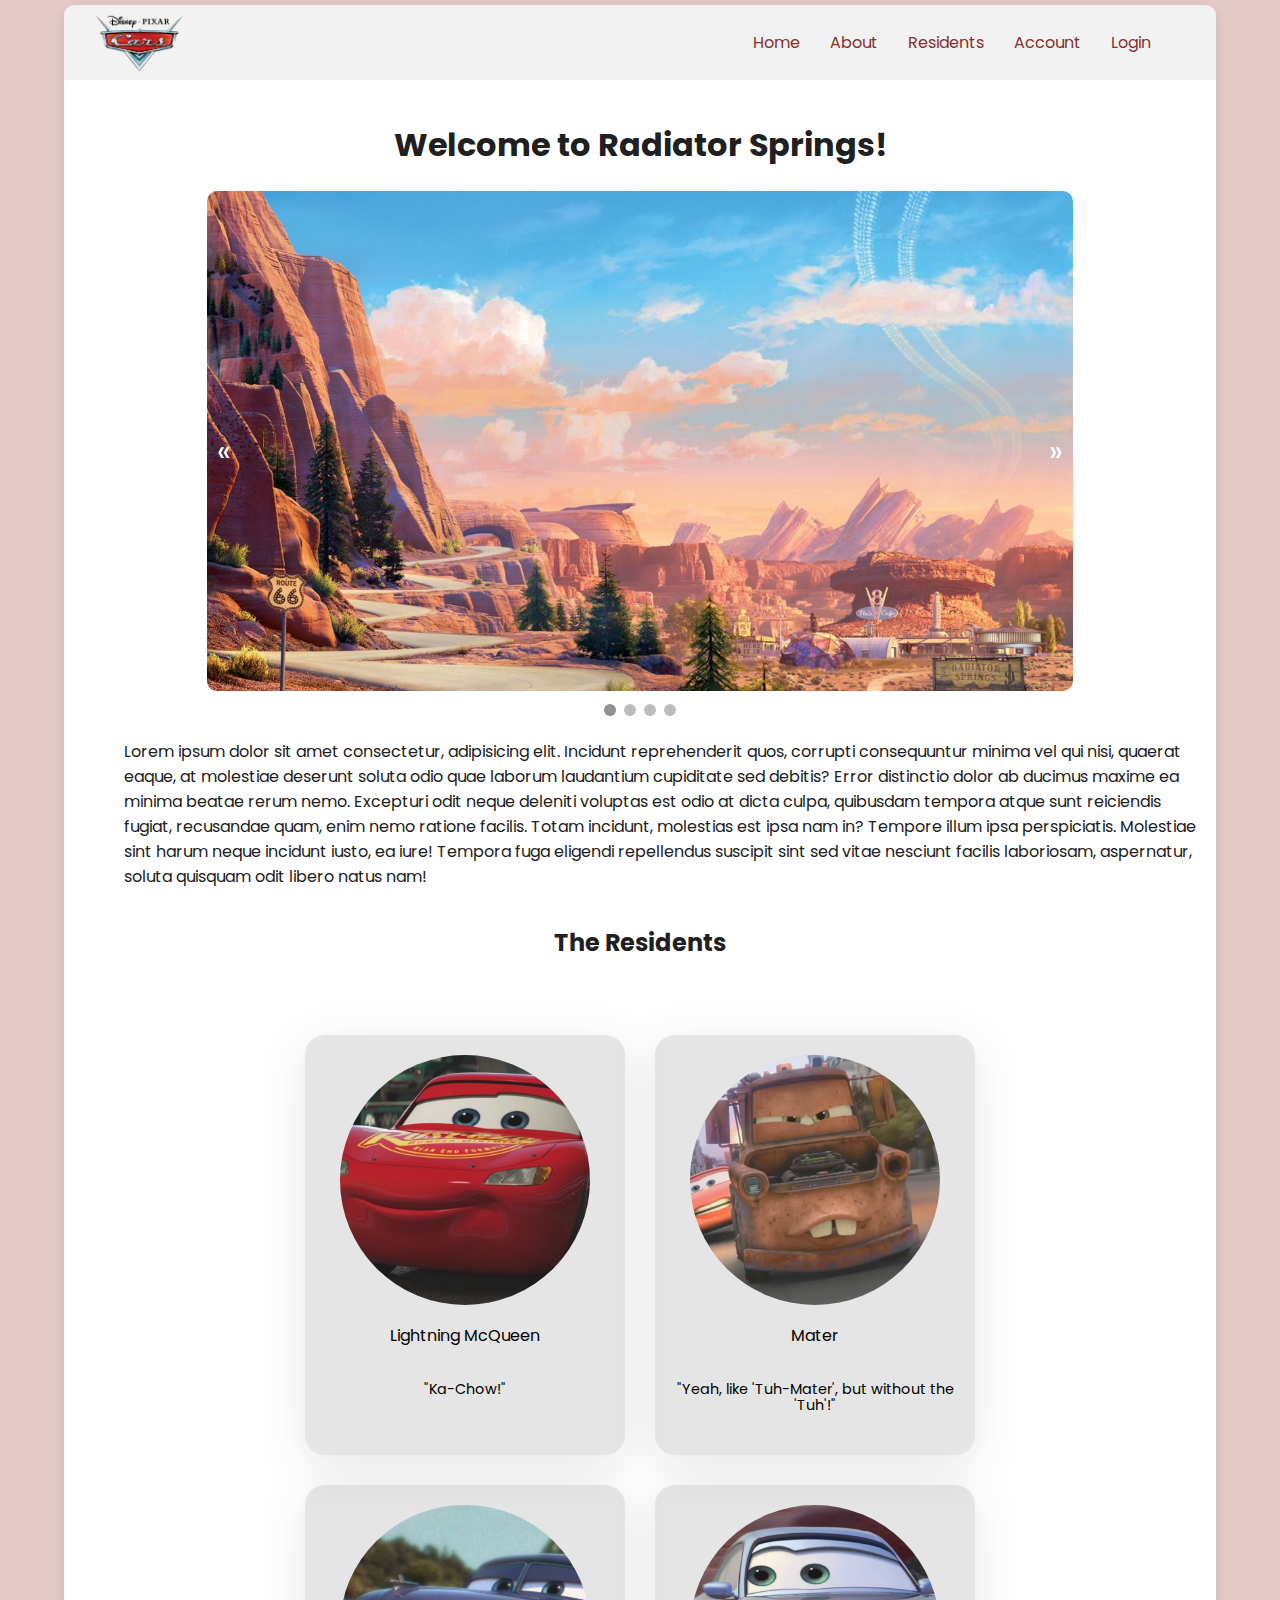
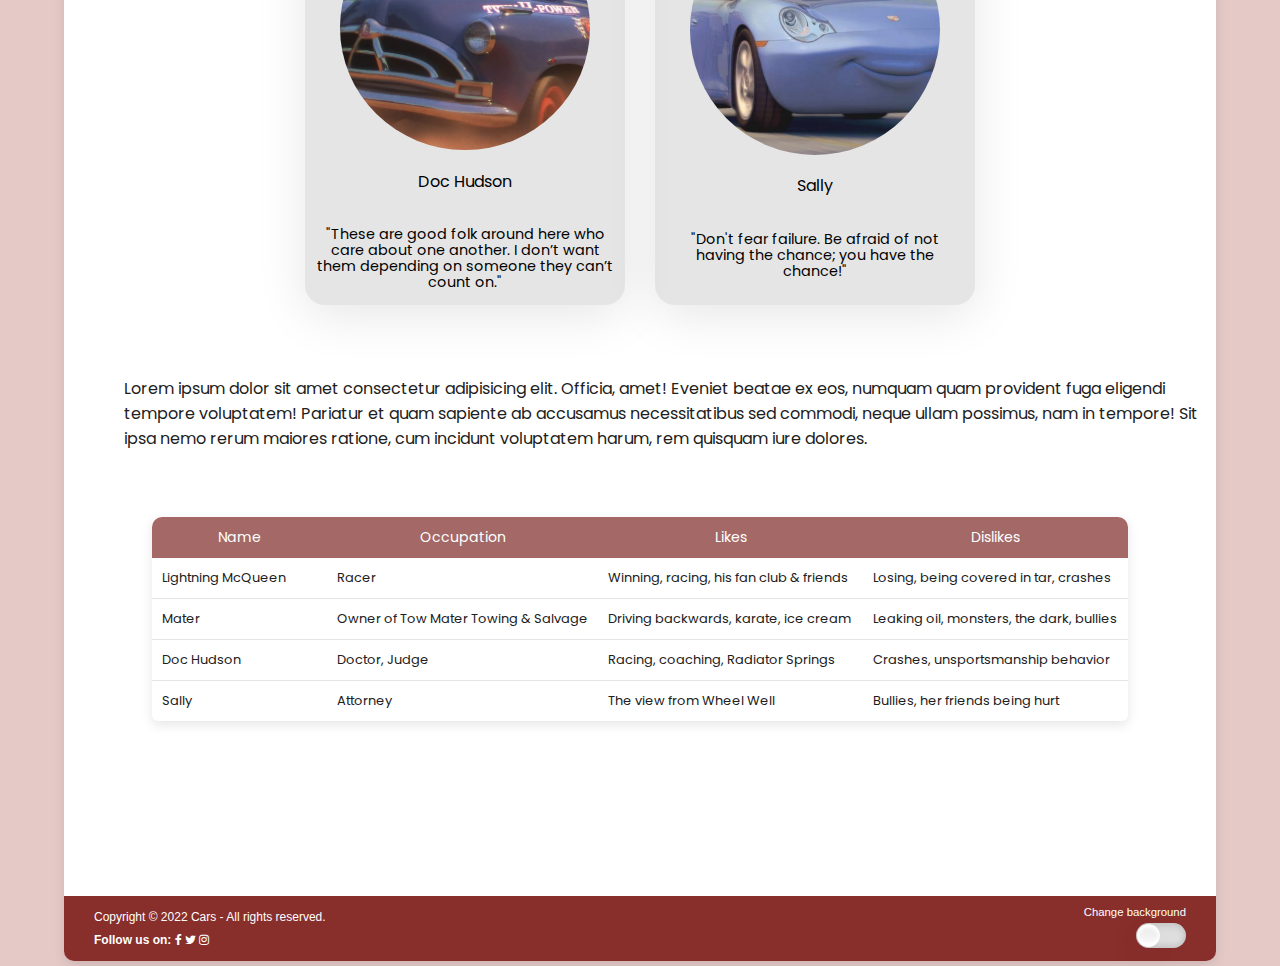
<file: html/home.html>
<!DOCTYPE html>
<html lang="en">
  <head>
    <meta charset="UTF-8" />
    <meta http-equiv="X-UA-Compatible" content="IE=edge" />
    <meta name="viewport" content="width=device-width, initial-scale=1.0" />
    <title>Home</title>
    <link
      rel="stylesheet"
      href="https://cdnjs.cloudflare.com/ajax/libs/font-awesome/4.7.0/css/font-awesome.min.css"
    />
    <link rel="stylesheet" href="../css/home.css" />
    <link rel="stylesheet" href="../css/style.css" />
  </head>
  <body>
    <div class="site-section" id="site-section">
      <header class="header">
        <nav class="nav-bar">
          <a href="home.html" id="navlogo">
            <img src="../images/carslogo.png" alt="text logo" />
          </a>

          <ul class="nav-list">
            <li class="nav-item">
              <a class="nav-link" href="home.html">Home</a>
            </li>

            <li class="nav-item">
              <a class="nav-link" href="">About</a>
            </li>

            <li class="nav-item-hide">
              <a class="nav-link" href="">Residents</a>

              <ul class="nav-dropdown">
                <li><a href="">Lightning McQueen</a></li>
                <li><a href="">Mater</a></li>
                <li><a href="">Doc Hudson</a></li>
                <li><a href="">Sally</a></li>
              </ul>
            </li>

            <li class="nav-item-hide">
              <a class="nav-link" href="">Account</a>
            </li>

            <li class="nav-item">
              <a class="nav-link" href="login.html">Login</a>
            </li>
          </ul>
        </nav>
      </header>

      <main class="main-section">
        <section id="welcome">
          <h1>Welcome to Radiator Springs!</h1>
          <div class="slides-container">
            <div class="slides fade">
              <img src="../images/radiatorsprings.jpg" alt="radiatorsprings" />
            </div>

            <div class="slides fade">
              <img
                src="../images/radiatorsprings3.jpg"
                alt="radiatorsprings3"
              />
            </div>

            <div class="slides fade">
              <img
                src="../images/radiatorspringsnight.jpg"
                alt="radiatorspringsnight"
              />
            </div>

            <div class="slides fade">
              <img
                src="../images/radiatorsprings2.webp"
                alt="radiatorsprings2"
              />
            </div>

            <a class="prev" onclick="changeSlides(-1)">&#171;</a>
            <a class="next" onclick="changeSlides(1)">&#187;</a>
          </div>

          <div class="slide-dots">
            <span class="dot" onclick="currentSlide(1)"></span>
            <span class="dot" onclick="currentSlide(2)"></span>
            <span class="dot" onclick="currentSlide(3)"></span>
            <span class="dot" onclick="currentSlide(4)"></span>
          </div>

          <p>
            Lorem ipsum dolor sit amet consectetur, adipisicing elit. Incidunt
            reprehenderit quos, corrupti consequuntur minima vel qui nisi,
            quaerat eaque, at molestiae deserunt soluta odio quae laborum
            laudantium cupiditate sed debitis? Error distinctio dolor ab ducimus
            maxime ea minima beatae rerum nemo. Excepturi odit neque deleniti
            voluptas est odio at dicta culpa, quibusdam tempora atque sunt
            reiciendis fugiat, recusandae quam, enim nemo ratione facilis. Totam
            incidunt, molestias est ipsa nam in? Tempore illum ipsa
            perspiciatis. Molestiae sint harum neque incidunt iusto, ea iure!
            Tempora fuga eligendi repellendus suscipit sint sed vitae nesciunt
            facilis laboriosam, aspernatur, soluta quisquam odit libero natus
            nam!
          </p>
        </section>

        <section id="characters">
          <h2>The Residents</h2>

          <div class="characters-container">
            <a href="">
              <div class="characterprofile">
                <img src="../images/mcqueen.webp" alt="mcqueen" />
                <h4>Lightning McQueen</h4>
                <p>"Ka-Chow!"</p>
              </div></a
            >
            <a href="">
              <div class="characterprofile">
                <img src="../images/mater2.webp" alt="mater" />
                <h4>Mater</h4>
                <p>"Yeah, like 'Tuh-Mater', but without the 'Tuh'!"</p>
              </div></a
            >
            <a href="">
              <div class="characterprofile">
                <img src="../images/doc.webp" alt="doc" />
                <h4>Doc Hudson</h4>
                <p>
                  "These are good folk around here who care about one another. I
                  don’t want them depending on someone they can’t count on."
                </p>
              </div></a
            >
            <a href="">
              <div class="characterprofile">
                <img src="../images/sally.jpg" alt="sally" />
                <h4>Sally</h4>
                <p>
                  "Don't fear failure. Be afraid of not having the chance; you
                  have the chance!"
                </p>
              </div></a
            >
          </div>

          <p>
            Lorem ipsum dolor sit amet consectetur adipisicing elit. Officia,
            amet! Eveniet beatae ex eos, numquam quam provident fuga eligendi
            tempore voluptatem! Pariatur et quam sapiente ab accusamus
            necessitatibus sed commodi, neque ullam possimus, nam in tempore!
            Sit ipsa nemo rerum maiores ratione, cum incidunt voluptatem harum,
            rem quisquam iure dolores.
          </p>

          <div id="table-div">
            <div id="table-container">
              <table id="residents-table">
                <tr>
                  <th>Name</th>
                  <th>Occupation</th>
                  <th>Likes</th>
                  <th>Dislikes</th>
                </tr>
                <tr>
                  <td>Lightning McQueen</td>
                  <td>Racer</td>
                  <td>Winning, racing, his fan club & friends</td>
                  <td>Losing, being covered in tar, crashes</td>
                </tr>
                <tr>
                  <td>Mater</td>
                  <td>Owner of Tow Mater Towing & Salvage</td>
                  <td>Driving backwards, karate, ice cream</td>
                  <td>Leaking oil, monsters, the dark, bullies</td>
                </tr>
                <tr>
                  <td>Doc Hudson</td>
                  <td>Doctor, Judge</td>
                  <td>Racing, coaching, Radiator Springs</td>
                  <td>Crashes, unsportsmanship behavior</td>
                </tr>
                <tr>
                  <td>Sally</td>
                  <td>Attorney</td>
                  <td>The view from Wheel Well</td>
                  <td>Bullies, her friends being hurt</td>
                </tr>
              </table>
            </div>
          </div>
        </section>
      </main>

      <footer class="footer">
        <div class="socials">
          <p id="footer-info">
            Copyright &copy; 2022 Cars - All rights reserved.
          </p>
          <strong>Follow us on: </strong>
          <a href="https://www.facebook.com" class="fa fa-facebook"></a>
          <a href="https://www.twitter.com" class="fa fa-twitter"></a>
          <a href="https://www.instagram.com" class="fa fa-instagram"></a>
        </div>

        <div class="theme-container">
          <p>Change background</p>
          <div id="theme-toggle">
            <i class="indicator"></i>
          </div>
        </div>
      </footer>
    </div>
    <script src="../js/slides.js"></script>
    <script src="../js/themetoggle.js"></script>
  </body>
</html>
</file>
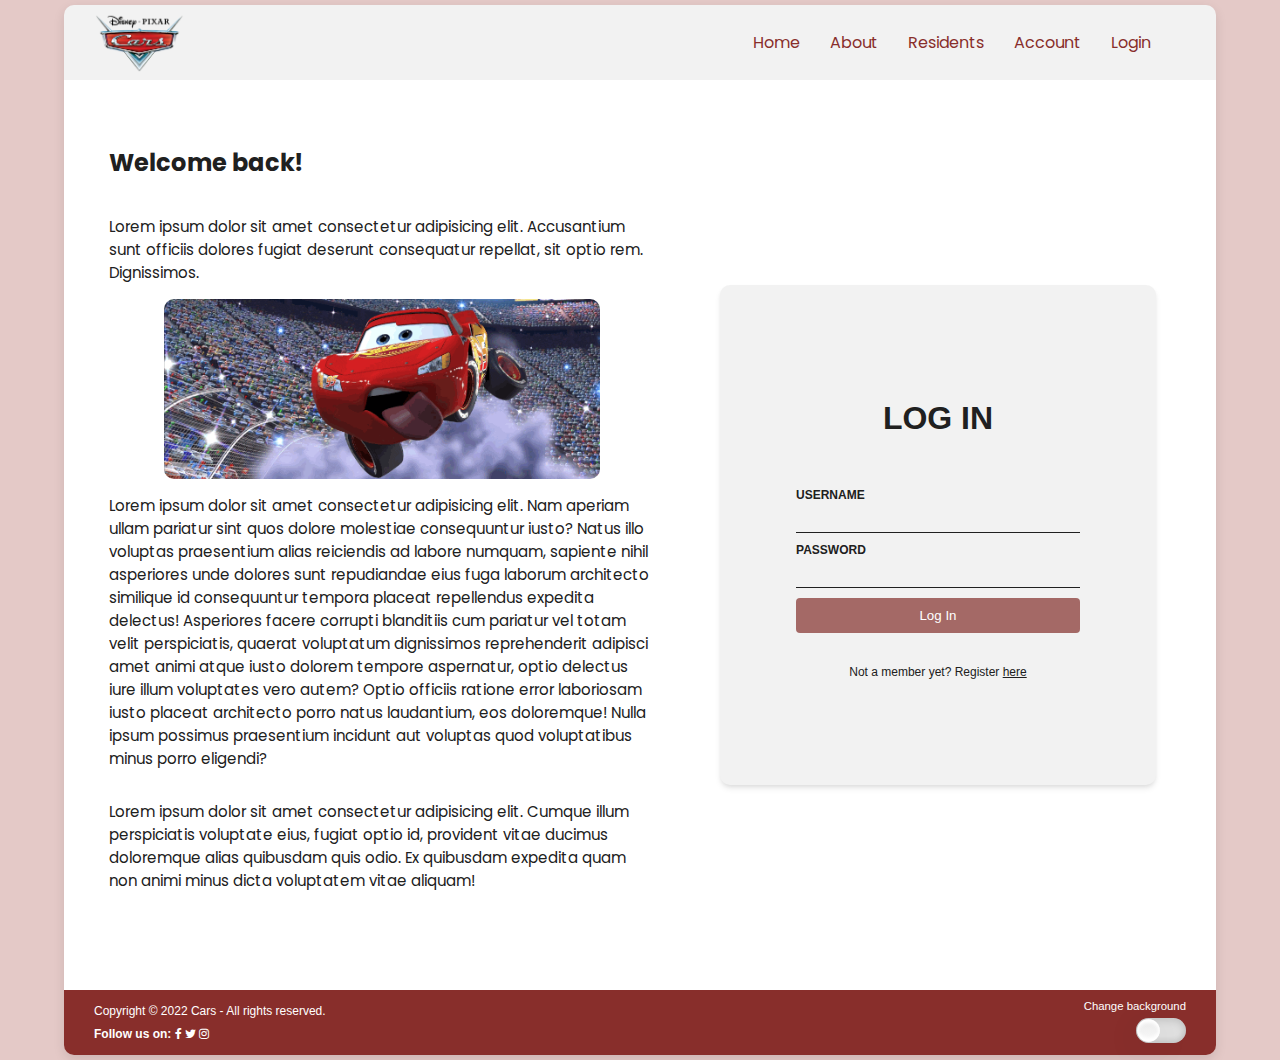
<file: html/login.html>
<!DOCTYPE html>
<html lang="en">
  <head>
    <meta charset="UTF-8" />
    <meta http-equiv="X-UA-Compatible" content="IE=edge" />
    <meta name="viewport" content="width=device-width, initial-scale=1.0" />
    <title>Login</title>
    <link
      rel="stylesheet"
      href="https://cdnjs.cloudflare.com/ajax/libs/font-awesome/4.7.0/css/font-awesome.min.css"
    />
    <link rel="stylesheet" href="../css/style.css" />
    <link rel="stylesheet" href="../css/login.css" />
  </head>
  <body>
    <div class="site-section" id="site-section">
      <header class="header">
        <nav class="nav-bar">
          <a href="home.html" id="navlogo">
            <img src="../images/carslogo.png" alt="text logo" />
          </a>

          <ul class="nav-list">
            <li class="nav-item">
              <a class="nav-link" href="home.html">Home</a>
            </li>

            <li class="nav-item">
              <a class="nav-link" href="">About</a>
            </li>

            <li class="nav-item-hide">
              <a class="nav-link" href="">Residents</a>

              <ul class="nav-dropdown">
                <li><a href="">Lightning McQueen</a></li>
                <li><a href="">Mater</a></li>
                <li><a href="">Doc Hudson</a></li>
                <li><a href="">Sally</a></li>
              </ul>
            </li>

            <li class="nav-item-hide">
              <a class="nav-link" href="">Account</a>
            </li>

            <li class="nav-item">
              <a class="nav-link" href="login.html">Login</a>
            </li>
          </ul>
        </nav>
      </header>

      <main class="main-section">
        <div id="left-content">
          <h2>Welcome back!</h2>

          <p>
            Lorem ipsum dolor sit amet consectetur adipisicing elit. Accusantium
            sunt officiis dolores fugiat deserunt consequatur repellat, sit
            optio rem. Dignissimos.
          </p>

          <style type = text/css>
            #left-content p {font-size: 0.94em;}
            </style>

          <img src="../images/mcqueen2.gif" />

          <p>
            Lorem ipsum dolor sit amet consectetur adipisicing elit. Nam aperiam
            ullam pariatur sint quos dolore molestiae consequuntur iusto? Natus
            illo voluptas praesentium alias reiciendis ad labore numquam,
            sapiente nihil asperiores unde dolores sunt repudiandae eius fuga
            laborum architecto similique id consequuntur tempora placeat
            repellendus expedita delectus! Asperiores facere corrupti blanditiis
            cum pariatur vel totam velit perspiciatis, quaerat voluptatum
            dignissimos reprehenderit adipisci amet animi atque iusto dolorem
            tempore aspernatur, optio delectus iure illum voluptates vero autem?
            Optio officiis ratione error laboriosam iusto placeat architecto
            porro natus laudantium, eos doloremque! Nulla ipsum possimus
            praesentium incidunt aut voluptas quod voluptatibus minus porro
            eligendi?
          </p>

          <p>
            Lorem ipsum dolor sit amet consectetur adipisicing elit. Cumque
            illum perspiciatis voluptate eius, fugiat optio id, provident vitae
            ducimus doloremque alias quibusdam quis odio. Ex quibusdam expedita
            quam non animi minus dicta voluptatem vitae aliquam!
          </p>
        </div>

        <div id="login">
          <div id="login-container">
            <h1>Log in</h1>

            <form id="form" action="home.html">
              <div class="input-form">
                <label for="username">Username</label>
                <input id="username" name="username" type="text" />
                <div class="error"></div>
              </div>
              <div class="input-form">
                <label for="password">Password</label>
                <input id="password" name="password" type="password" />
                <div class="error"></div>
              </div>

              <button type="submit">log in</button>
            </form>
            <p>Not a member yet? Register <a href="register.html">here</a></p>
          </div>
        </div>
      </main>

      <footer class="footer">
        <div class="socials">
          <p id="footer-info">
            Copyright &copy; 2022 Cars - All rights reserved.
          </p>
          <strong>Follow us on: </strong>
          <a href="https://www.facebook.com" class="fa fa-facebook"></a>
          <a href="https://www.twitter.com" class="fa fa-twitter"></a>
          <a href="https://www.instagram.com" class="fa fa-instagram"></a>
        </div>

        <div class="theme-container">
          <p>Change background</p>
          <div id="theme-toggle">
            <i class="indicator"></i>
          </div>
        </div>
      </footer>
    </div>

    <script src="../js/themetoggle.js"></script>
  </body>
</html>
</file>
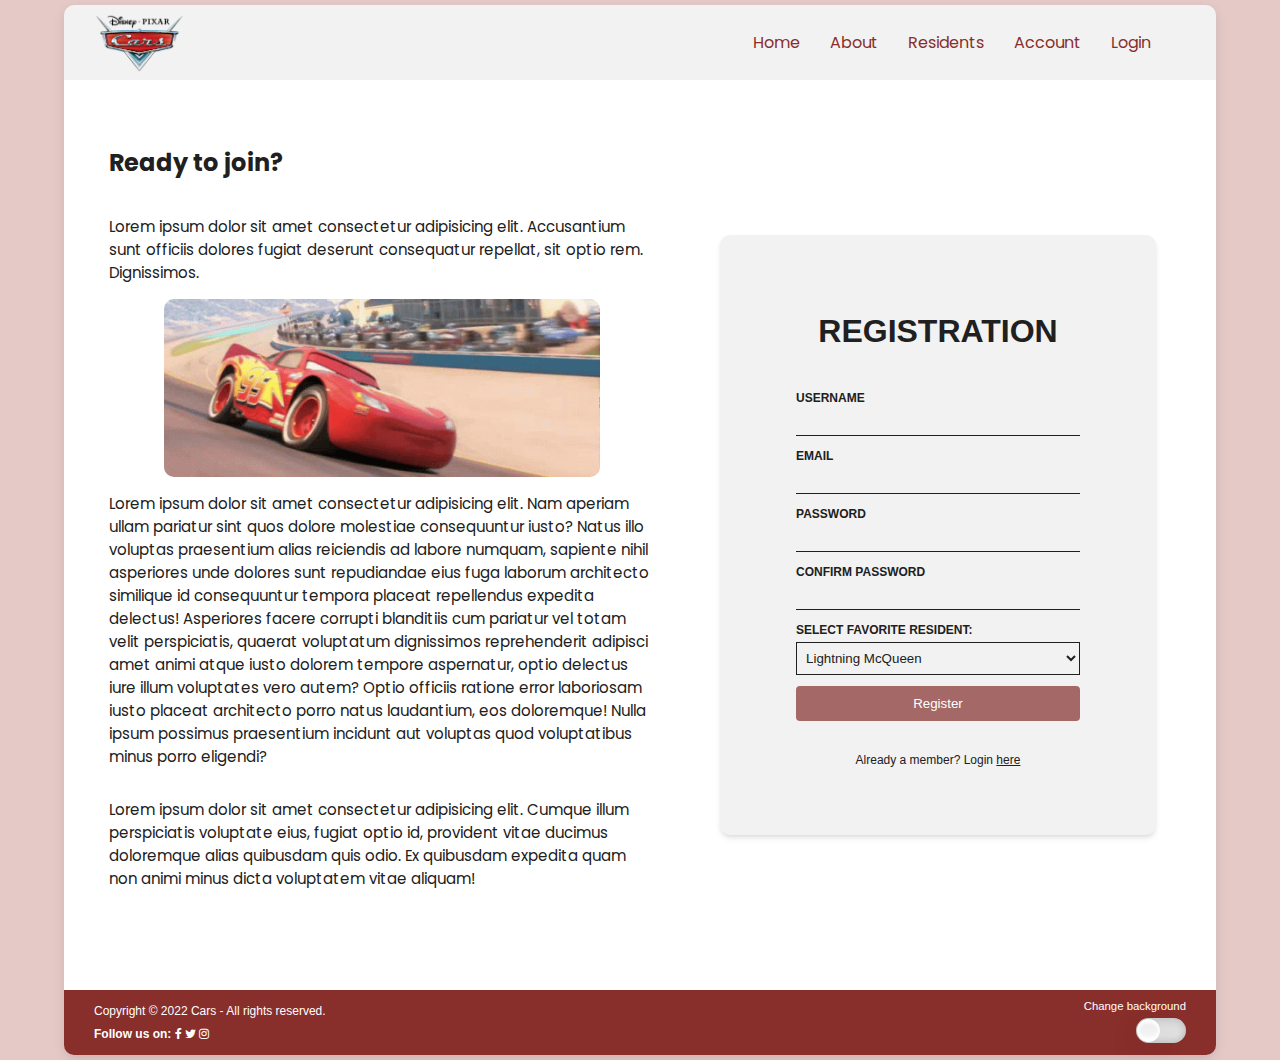
<file: html/register.html>
<!DOCTYPE html>
<html lang="en">
  <head>
    <meta charset="UTF-8" />
    <meta http-equiv="X-UA-Compatible" content="IE=edge" />
    <meta name="viewport" content="width=device-width, initial-scale=1.0" />
    <title>Register</title>
    <link
      rel="stylesheet"
      href="https://cdnjs.cloudflare.com/ajax/libs/font-awesome/4.7.0/css/font-awesome.min.css"
    />
    <link rel="stylesheet" href="../css/register.css" />
    <link rel="stylesheet" href="../css/style.css" />
  </head>
  <body>
    <div class="site-section" id="site-section">
      <header class="header">
        <nav class="nav-bar">
          <a href="home.html" id="navlogo">
            <img src="../images/carslogo.png" alt="text logo" />
          </a>

          <ul class="nav-list">
            <li class="nav-item">
              <a class="nav-link" href="home.html">Home</a>
            </li>

            <li class="nav-item">
              <a class="nav-link" href="">About</a>
            </li>

            <li class="nav-item-hide">
              <a class="nav-link" href="">Residents</a>

              <ul class="nav-dropdown">
                <li><a href="">Lightning McQueen</a></li>
                <li><a href="">Mater</a></li>
                <li><a href="">Doc Hudson</a></li>
                <li><a href="">Sally</a></li>
              </ul>
            </li>

            <li class="nav-item-hide">
              <a class="nav-link" href="">Account</a>
            </li>

            <li class="nav-item">
              <a class="nav-link" href="login.html">Login</a>
            </li>
          </ul>
        </nav>
      </header>

      <main class="main-section">
        <div id="left-content">
          <h2>Ready to join?</h2>

          <p style="font-size: 0.94em;">
            Lorem ipsum dolor sit amet consectetur adipisicing elit. Accusantium
            sunt officiis dolores fugiat deserunt consequatur repellat, sit
            optio rem. Dignissimos.
          </p>

          <img src="../images/mcqueen.gif" />

          <p>
            Lorem ipsum dolor sit amet consectetur adipisicing elit. Nam aperiam
            ullam pariatur sint quos dolore molestiae consequuntur iusto? Natus
            illo voluptas praesentium alias reiciendis ad labore numquam,
            sapiente nihil asperiores unde dolores sunt repudiandae eius fuga
            laborum architecto similique id consequuntur tempora placeat
            repellendus expedita delectus! Asperiores facere corrupti blanditiis
            cum pariatur vel totam velit perspiciatis, quaerat voluptatum
            dignissimos reprehenderit adipisci amet animi atque iusto dolorem
            tempore aspernatur, optio delectus iure illum voluptates vero autem?
            Optio officiis ratione error laboriosam iusto placeat architecto
            porro natus laudantium, eos doloremque! Nulla ipsum possimus
            praesentium incidunt aut voluptas quod voluptatibus minus porro
            eligendi?
          </p>

          <p>
            Lorem ipsum dolor sit amet consectetur adipisicing elit. Cumque
            illum perspiciatis voluptate eius, fugiat optio id, provident vitae
            ducimus doloremque alias quibusdam quis odio. Ex quibusdam expedita
            quam non animi minus dicta voluptatem vitae aliquam!
          </p>
        </div>

        <div id="register">
          <div id="register-container">
            <h1>Registration</h1>

            <form id="register-form" action="home.html">
              <div class="input-form">
                <label for="username">Username</label>
                <input id="username" name="username" type="text" />
                <div class="error"></div>
              </div>
              <div class="input-form">
                <label for="email">Email</label>
                <input id="email" name="email" type="text" />
                <div class="error"></div>
              </div>
              <div class="input-form">
                <label for="password">Password</label>
                <input id="password" name="password" type="password" />
                <div class="error"></div>
              </div>
              <div class="input-form">
                <label for="password-confirm">Confirm Password</label>
                <input
                  id="password-confirm"
                  name="password-confirm"
                  type="password"
                />
                <div class="error"></div>
              </div>

              <div class="input-form">
                <label for="resident-select">Select favorite resident:</label>
                <select name="resident" id="resident-select">
                  <option value="mcqueen" selected>Lightning McQueen</option>
                  <option value="mater">Mater</option>
                  <option value="doc">Doc Hudson</option>
                  <option value="sally">Sally</option>
                </select>
              </div>

              <button type="submit">Register</button>
            </form>
            <p>Already a member? Login <a href="login.html">here</a></p>
          </div>
        </div>
      </main>

      <footer class="footer">
        <div class="socials">
          <p id="footer-info">
            Copyright &copy; 2022 Cars - All rights reserved.
          </p>
          <strong>Follow us on: </strong>
          <a href="https://www.facebook.com" class="fa fa-facebook"></a>
          <a href="https://www.twitter.com" class="fa fa-twitter"></a>
          <a href="https://www.instagram.com" class="fa fa-instagram"></a>
        </div>

        <div class="theme-container">
          <p>Change background</p>
          <div id="theme-toggle">
            <i class="indicator"></i>
          </div>
        </div>
      </footer>
    </div>
    <script src="../js/registervalidation.js"></script>
    <script src="../js/themetoggle.js"></script>
  </body>
</html>
</file>
<file: css/home.css>
.main-section {
  display: flex;
  flex-direction: column;
  padding: 20px 35px 150px 35px;
  font-family: "Poppins", sans-serif;
}

.main-section p {
  padding: 0px 25px 0px 25px;
  width: 100%;
}

#welcome h1 {
  text-align: center;
}

.slides-container {
  max-width: 80%;
  position: relative;
  margin: auto;
}

.slides-container img {
  max-height: 500px;
  width: 100%;
  object-fit: cover;
  object-position: 100% 80%;
  border-radius: 10px;
}

.slides {
  display: none;
}

.prev,
.next {
  cursor: pointer;
  position: absolute;
  width: auto;
  top: 50%;
  margin-top: -25px;
  padding: 10px;
  color: white;
  font-size: 30px;
  transition: 0.5s ease;
}

.prev {
  border-radius: 0 10px 10px 0;
  padding-right: 15px;
}

.next {
  right: 0;
  border-radius: 10px 0 0 10px;
  padding-left: 15px;
}

.prev:hover,
.next:hover {
  background-color: rgba(0, 0, 0, 0.45);
}

.slide-dots {
  text-align: center;
}

.dot {
  cursor: pointer;
  height: 12px;
  width: 12px;
  margin: 0 2px;
  background-color: #bcbcbc;
  border-radius: 50%;
  display: inline-block;
  transition: background-color 0.4s ease;
}

.active,
.dot:hover {
  background-color: #919191;
}

.fade {
  animation-name: fade;
  animation-duration: 0.75s;
}

@keyframes fade {
  from {
    opacity: 0.4;
  }
  to {
    opacity: 1;
  }
}

#characters h2 {
  text-align: center;
}

#characters a {
  text-decoration: none;
  color: black;
}

.characters-container {
  display: flex;
  justify-content: center;
  padding: 40px;
  flex-wrap: wrap;
}

.characterprofile {
  background-color: rgba(0, 0, 0, 0.1);
  margin: 15px;
  border-radius: 20px;
  display: flex;
  align-items: center;
  flex-direction: column;
  width: 300px;
  height: 400px;
  padding-top: 20px;
  padding-left: 10px;
  padding-right: 10px;
  box-shadow: rgba(0, 0, 0, 0.1) 0px 10px 50px;
}

.characterprofile:hover {
  transform: scale(0.96, 0.96);
  transition: 200ms linear;
  box-shadow: none;
}

.characterprofile:hover img {
  opacity: 100%;
  transition: 300ms linear;
}

.characterprofile h4 {
  font-weight: normal;
  line-height: 1.19em;
}

.characterprofile p {
  font-size: 0.9em;
  text-align: center;
  line-height: 16px;
}

.characterprofile img {
  border-radius: 50%;
  width: 250px;
  height: 250px;
  object-fit: cover;
  object-position: 35% 50%;
  opacity: 90%;
}

#table-div {
  display: flex;
  justify-content: center;

}

#table-container {
  display: block;
  overflow-x: auto;
  padding: 25px;

}

#residents-table {
  margin-top: 25px;
  table-layout: fixed;
  border-collapse: separate;
  border-spacing: 0;
  border-radius: 6px;
  box-shadow: rgba(0, 0, 0, 0.1) 0px 4px 12px;
  cursor: default;
}

#residents-table th:first-of-type {
  border-top-left-radius: 10px;
}

#residents-table th:last-of-type {
  border-top-right-radius: 10px;
}

#residents-table tr:last-of-type td:first-of-type {
  border-bottom-left-radius: 10px;
}

#residents-table tr:last-of-type td:last-of-type {
  border-bottom-right-radius: 10px;
}

#residents-table th {
  font-size: 0.88em;
  font-weight: normal;
  background-color: var(--fifth-color);
  color: white;
  padding: 10px 10px 10px 10px;
}

#residents-table td {
  background-color: rgba(255, 255, 255, 0.9);
  font-size: 0.81em;
  padding: 10px 10px 10px 10px;
  color: #202020;
  border-bottom: 1px solid rgba(0, 0, 0, 0.1);
}

#residents-table tr:last-child td {
  border: none;
}

#residents-table tr:hover td {
  background-color: rgba(0, 0, 0, 0.05);
  color: #000000;
}

#residents-table td:nth-of-type(1) {
  min-width: 155px;
}

#residents-table td:nth-of-type(2) {
  min-width: 250px;
}

#residents-table td:nth-of-type(3) {
  min-width: 245px;
}

#residents-table td:nth-of-type(4) {
  min-width: 245px;
}

@media screen and (max-width: 720px) {
  .characters-container {
    display: flex;
    justify-content: center;
    padding: 40px;
    flex-wrap: wrap;
  }

  .characterprofile {
    width: 200px;
    height: 267px;
    padding-top: 20px;
  }

  .characters-container img {
    width: 167px;
    height: 167px;
  }

  .characterprofile h4 {
    font-size: 0.81em;
    line-height: 0px;
  }

  .characterprofile p {
    font-size: 0.75em;
    line-height: 13px;
  }

  #residents-table td {
    font-size: 0.75em;
    padding-left: 5px;
    padding-right: 5px;
  }
}
</file>
<file: css/style.css>
@import url(https://fonts.googleapis.com/css?family=Poppins&display=swap);

:root {
  --text-color: #202020;
  --bg-color: #e4c9c7;
  --first-color: #ffffff;
  --second-color: #f2f2f2;
  --third-color: #eb5054;
  --fourth-color: #882e2b;
  --fifth-color: #a46966;

  --sbg-color: #cce7ed;
}

body {
  margin: 5px;
  width: auto;
  background-color: var(--bg-color);
  display: flex;
  justify-content: center;
}

body.toggle {
  background-color: var(--sbg-color);
}

.site-section {
  display: grid;
  grid-template-columns: 2fr 1.5fr;
  grid-template-rows: 75px 1fr 65px;
  grid-template-areas:
    "header header"
    "main main"
    "footer footer";
  width: 90vw;
  box-shadow: rgba(0, 0, 0, 0.1) 0px 4px 12px;
  border-radius: 10px;
  color: var(--text-color);
}

.header {
  grid-area: header;
  background-color: var(--second-color);
  border-top-right-radius: 10px;
  border-top-left-radius: 10px;
  font-family: "Poppins", sans-serif;
}

.nav-bar {
  display: flex;
  justify-content: space-between;
  align-items: center;
  height: 100%;
  padding-right: 50px;
}

.nav-bar a {
  display: block;
  text-decoration: none;
}

#navlogo {
  padding-left: 30px;
  display: inline-block;
}

#navlogo img {
  width: 90px;
  vertical-align: middle;
}

#navlogo:hover {
  opacity: 55%;
  transition: 0.5s;
}

.nav-list {
  display: flex;
  list-style: none;
  z-index: 1;
}

.nav-link {
  display: inline-block;
  color: var(--fourth-color);
  text-transform: capitalize;
  font-size: 16px;
  padding: 10px 15px;
  position: relative;
}

.nav-link:hover {
  display: inline-block;
  color: var(--third-color);
  transition: 0.3s;
}

.nav-bar ul ul li {
  width: 170px;
  display: list-item;
  position: relative;
  background: var(--second-color);
  padding: 10px;
}

.nav-bar ul ul li a {
  color: var(--fourth-color);
}

.nav-bar ul ul li a:hover {
  color: var(--third-color);
  transition: 0.3s;
}

.nav-dropdown {
  display: none;
  position: absolute;
  top: 65px;
  list-style: none;
  padding: 10px 15px;
}

.nav-bar ul li:hover .nav-dropdown {
  display: inherit;
}

.main-section {
  grid-area: main;
  background-color: var(--first-color);
}

.footer {
  grid-area: footer;
  background-color: var(--fourth-color);
  padding-left: 30px;
  padding-right: 30px;
  border-bottom-right-radius: 10px;
  border-bottom-left-radius: 10px;
  display: flex;
  flex-direction: row;
  justify-content: space-between;
  font-family: Arial, Helvetica, sans-serif;
  color: #ffffff;
}

.footer a {
  text-decoration: none;
  color: var(--first-color);
}

.footer a:hover {
  color: var(--fifth-color);
  transition: 0.3s;
}

.socials {
  padding-top: 5px;
  line-height: 9px;
  font-size: 0.75em;
}

.theme-container {
  display: flex;
  flex-direction: column;
  margin: 0;
  padding-top: 5px;
  line-height: 0px;
  align-items: flex-end;
  font-size: 0.71em;
}

#theme-toggle {
  display: flex;
  justify-content: flex-end;
  position: relative;
  display: block;
  width: 50px;
  height: 25px;
  border-radius: 25px;
  transition: 0.5s;
  cursor: pointer;
  background: white;
  box-shadow: inset 0 2px 60px rgba(0, 0, 0, 0.15),
    inset 0 2px 8px rgba(0, 0, 0, 0.15), inset 0 -4px 4px rgba(0, 0, 0, 0.05);
}

#theme-toggle.toggle {
  background: white;
  box-shadow: inset 0 2px 60px rgba(0, 0, 0, 0.15),
    inset 0 2px 8px rgba(0, 0, 0, 0.15), inset 0 -4px 4px rgba(0, 0, 0, 0.05);
}

#theme-toggle .indicator {
  position: absolute;
  top: 0;
  left: 0;
  width: 25px;
  height: 25px;
  border-radius: 50%;
  transform: scale(0.9);
  transition: 0.5s;
  background: linear-gradient(to bottom, #eaeaea, #f9f9f9);
  box-shadow: 0 8px 40px rgba(0, 0, 0, 0.1),
    inset 0 4px 4px rgba(255, 255, 255, 1),
    inset 0 -4px 4px rgba(255, 255, 255, 1);
}

#theme-toggle.toggle .indicator {
  left: 25px;
  background: linear-gradient(to bottom, #eaeaea, #f9f9f9);
  box-shadow: 0 8px 40px rgba(0, 0, 0, 0.1),
    inset 0 4px 4px rgba(255, 255, 255, 1),
    inset 0 -4px 4px rgba(255, 255, 255, 1);
}

/* media */

@media screen and (max-width: 700px) {
  .nav-item-hide {
    display: none;
  }

  #navlogo img {
    width: 70px;
  }
}

@media screen and (max-width: 800px) {
  #navlogo img {
    width: 70px;
  }

  .nav-bar {
    padding-right: 20px;
  }
}
</file>
<file: css/login.css>
.main-section {
  display: flex;
  flex-direction: row;
  padding: 5px;
  min-height: 900px;
}

#left-content {
  margin-top: 30px;
  display: flex;
  flex-direction: column;
  width: 50%;
  padding: 10px;
  padding-left: 40px;
  font-family: "Poppins", sans-serif;
}

#left-content img {
  align-self: center;
  border-radius: 10px;
  width: 80%;
}

/* added this into the HTML to achieve the internal CSS requirement */
#left-content p {
  font-size: 0.94em;
} 

#login {
  display: flex;
  width: 50%;
  align-items: center;
  justify-content: center;
  font-family: Arial, Helvetica, sans-serif;
}

#login-container {
  display: flex;
  flex-direction: column;
  background-color: var(--second-color);
  align-items: center;
  justify-content: center;
  width: 80%;
  height: 500px;
  border-radius: 10px;
  box-shadow: rgba(0, 0, 0, 0.1) 0px 4px 6px -1px,
    rgba(0, 0, 0, 0.06) 0px 2px 4px -1px;
}

#login-container h1 {
  text-align: center;
  text-transform: uppercase;
  color: var(--text-color);
}

#login-container p {
  font-size: 0.75em;
  color: var(--text-color);
}

#login-container a {
  color: var(--text-color);
}

#login-container a:hover {
  color: var(--third-color);
  transition: 0.3s;
}

#form {
  width: 65%;
  max-width: 400px;
  padding: 20px;
  background-color: trans;
  color: var(--text-color);
  font-size: 12px;
}

#form button {
  padding: 10px;
  margin-top: 10px;
  width: 100%;
  color: #ffffff;
  background-color: var(--fifth-color);
  border: none;
  border-radius: 4px;
  text-align: center;
  text-transform: capitalize;
}

#form button:hover {
  cursor: pointer;
  opacity: 70%;
  transition: 0.5s linear;
}

.input-form {
  display: flex;
  flex-direction: column;
  padding-top: 10px;
}

.input-form label {
  align-self: left;
  text-transform: uppercase;
  font-weight: bold;
}

.input-form input {
  border: var(--second-color);
  border-bottom: 1px solid var(--text-color);
  box-shadow: none;
  background: transparent;
  outline: none;
  display: block;
  font-size: 12px;
  padding: 8px 0;
  width: 100%;
  align-self: center;
}

.input-form input:focus {
  border-bottom: 1px solid var(--fifth-color);
}

.input-form input,
textarea {
  color: var(--text-color);
}

@media screen and (max-width: 800px) {
  .main-section {
    flex-direction: column;
    justify-content: center;
  }
  
  #login {
    width: 100%;
    padding-bottom: 50px;
  }

  #left-content {
    width: 100%;
    padding-left: 0px;
    padding-bottom: 50px;
  }

  #left-content p {
    display: none;
  }

  #left-content h2 {
    align-self: center;
  }
}
</file>
<file: css/register.css>
.main-section {
  display: flex;
  flex-direction: row;
  padding: 5px;
  min-height: 900px;
}

#left-content {
  margin-top: 30px;
  display: flex;
  flex-direction: column;
  width: 50%;
  padding: 10px;
  padding-left: 40px;
  font-family: "Poppins", sans-serif;
}


#left-content img {
  align-self: center;
  border-radius: 10px;
  width: 80%;
}

/* added this into the HTML to achieve the inline CSS requirement */

#left-content p {
  font-size: 0.94em;
}

#register {
  display: flex;
  width: 50%;
  align-items: center;
  justify-content: center;
  font-family: Arial, Helvetica, sans-serif;
}

#register-container {
  display: flex;
  flex-direction: column;
  background-color: var(--second-color);
  align-items: center;
  justify-content: center;
  width: 80%;
  height: 600px;
  border-radius: 10px;
  box-shadow: rgba(0, 0, 0, 0.1) 0px 4px 6px -1px,
    rgba(0, 0, 0, 0.06) 0px 2px 4px -1px;
}

#register-container h1 {
  color: var(--text-color);
  text-align: center;
  text-transform: uppercase;
}

#register-container p {
  font-size: 0.75em;
  color: var(--text-color);
}

#register-container a {
  color: var(--text-color);
}

#register-container a:hover {
  color: var(--third-color);
  transition: 0.3s;
}

#register-form {
  width: 65%;
  max-width: 400px;
  padding: 20px;
  background-color: trans;
  color: var(--text-color);
  font-size: 12px;
}

#register-form button {
  padding: 10px;
  margin-top: 10px;
  width: 100%;
  color: #ffffff;
  background-color: var(--fifth-color);
  border: none;
  border-radius: 4px;
  text-align: center;
  text-transform: capitalize;
}

#register-form button:hover {
  cursor: pointer;
  opacity: 70%;
  transition: 0.5s linear;
}

.input-form {
  display: flex;
  flex-direction: column;
}

.input-form label {
  align-self: left;
  text-transform: uppercase;
  font-weight: bold;
}

.input-form input {
  border: var(--second-color);
  border-bottom: 1px solid var(--text-color);
  box-shadow: none;
  background: transparent;
  outline: none;
  display: block;
  font-size: 12px;
  padding: 8px 0;
  width: 100%;
  align-self: center;
}

.input-form input,
textarea {
  color: var(--text-color);
}

.input-form input:focus {
  border-bottom: 1px solid var(--fifth-color);
}

.input-form.success input {
  border-color: var(--fifth-color);
}

.input-form.error input {
  border-color: var(--third-color);
}

.input-form .error {
  color: var(--third-color);
  font-size: 10px;
  height: 13px;
}

#resident-select {
  margin-top: 5px;
  margin-bottom: 1px;
  cursor: pointer;
  padding: 7px 0px 7px 5px;
  border: 1px solid var(--text-color);
  background-color: transparent;
  color: var(--text-color);
}

#resident-select option {
  color: var(--text-color);
}

#resident-select:focus {
  border: 1px solid var(--text-color);
  background-color: var(--second-color);
  color: var(--text-color);
}

@media screen and (max-width: 800px) {
  .main-section {
    flex-direction: column;
    justify-content: center;
  }
  
  #register {
    width: 100%;
    padding-bottom: 50px;
  }

  #left-content {
    width: 100%;
    padding-left: 0px;
    padding-bottom: 50px;
  }

  #left-content p {
    display: none;
  }

  #left-content h2 {
    align-self: center;
  }
}
</file>
